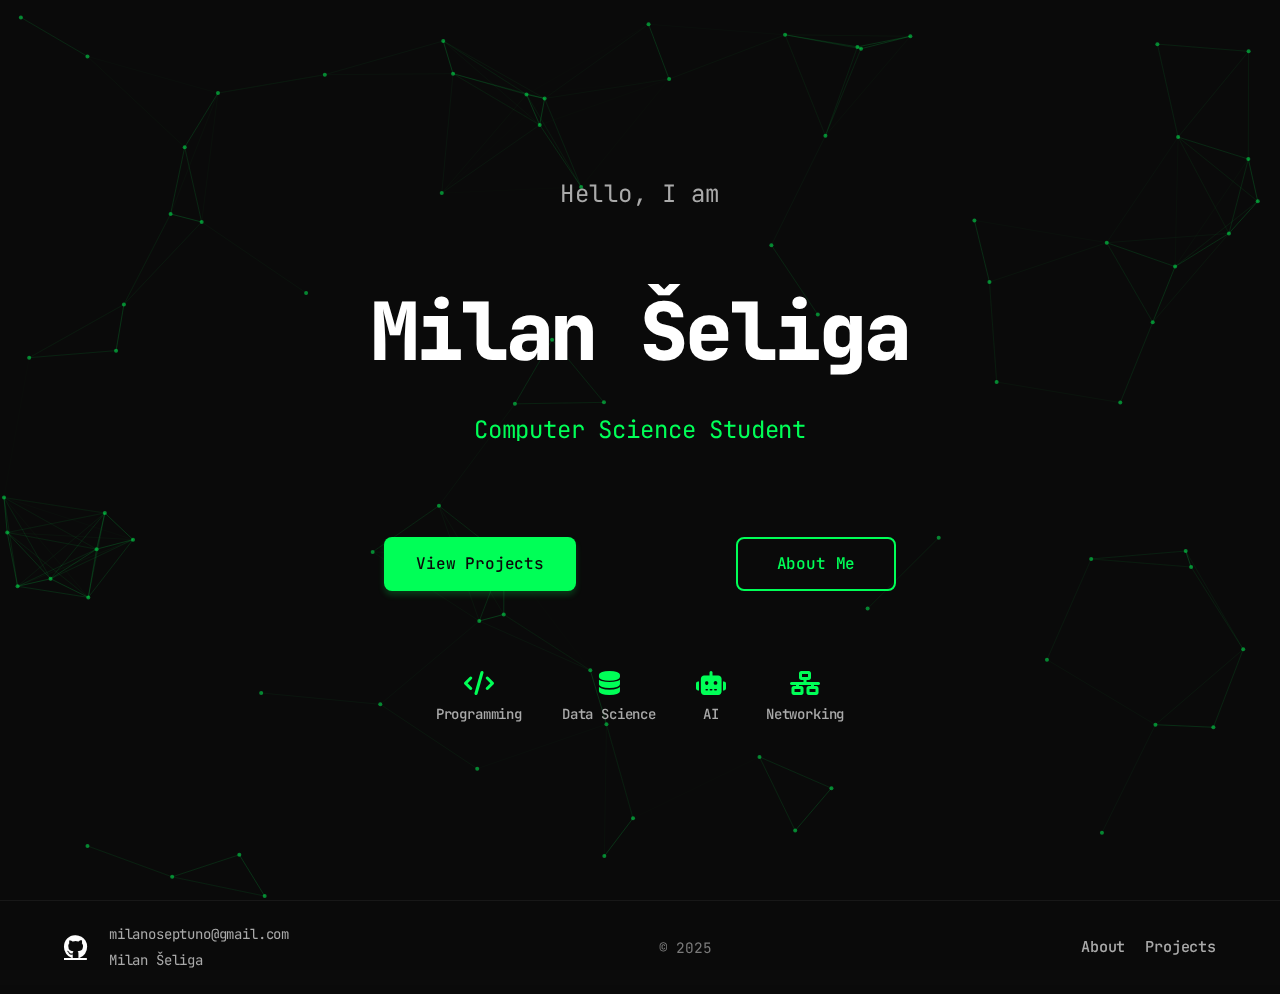
<file: index.html>
<!DOCTYPE html>
<html lang="en">
<head>
  <meta charset="UTF-8">
  <title>Milan Šeliga | Computer Science Student</title>
  <meta name="viewport" content="width=device-width, initial-scale=1.0">
  <!-- Changed to JetBrains Mono font -->
  <link href="https://fonts.googleapis.com/css2?family=JetBrains+Mono:wght@300;400;500;600;700;800&display=swap" rel="stylesheet">
  <!-- Font Awesome for icons -->
  <link rel="stylesheet" href="https://cdnjs.cloudflare.com/ajax/libs/font-awesome/6.4.0/css/all.min.css">
  <link rel="stylesheet" href="styles.css">
  <!-- Inline script to verify JavaScript is running -->
  <script>
    console.log("Inline script running, page is loading");
    window.addEventListener('DOMContentLoaded', function() {
      console.log("DOM fully loaded");
    });
  </script>
</head>
<body class="home-page">
  <!-- Navbar has been removed -->

  <div class="fullscreen-hero">
    <!-- Canvas without debug border -->
    <canvas id="graph-background"></canvas>
    <div class="hero-center-content">
      <div class="animated-text-container">
        <span class="hero-intro">Hello, I am</span>
        <h1 class="hero-name">Milan Šeliga</h1>
        <div class="typewriter">
          <span class="typewriter-text">Computer Science Student</span>
        </div>
      </div>
      <div class="hero-buttons">
        <a href="projects.html" class="btn btn-primary">View Projects</a>
        <a href="about.html" class="btn btn-outline">About Me</a>
      </div>
      <div class="hero-indicators">
        <div class="indicator">
          <i class="fas fa-code"></i>
          <span>Programming</span>
        </div>
        <div class="indicator">
          <i class="fas fa-database"></i>
          <span>Data Science</span>
        </div>
        <div class="indicator">
          <i class="fas fa-robot"></i>
          <span>AI</span>
        </div>
        <div class="indicator">
          <i class="fas fa-network-wired"></i>
          <span>Networking</span>
        </div>
      </div>
    </div>
  </div>

  <footer class="minimal-footer home-footer">
    <div class="container">
      <div class="footer-content">
        <div class="footer-info">
          <div class="footer-contact">
            <a href="https://github.com/filtom2" class="social-icon" target="_blank"><i class="fab fa-github"></i></a>
            <div class="footer-stack">
              <a href="mailto:milanoseptuno@gmail.com" class="footer-text">milanoseptuno@gmail.com</a>
              <span class="footer-text">Milan Šeliga</span>
            </div>
          </div>
        </div>
        <p class="copyright">&copy; 2025</p>
        <div class="footer-links">
          <a href="about.html" class="nav-link">About</a>
          <a href="projects.html" class="nav-link">Projects</a>
        </div>
      </div>
    </div>
  </footer>
  
  <!-- Make sure the script path is correct -->
  <script src="js/graph.js"></script>
  <!-- Matrix effect for button -->
  <script src="js/matrix-button.js"></script>
  <!-- Ripple effect for About Me button -->
  <script src="js/ripple-button.js"></script>
</body>
</html>
</file>
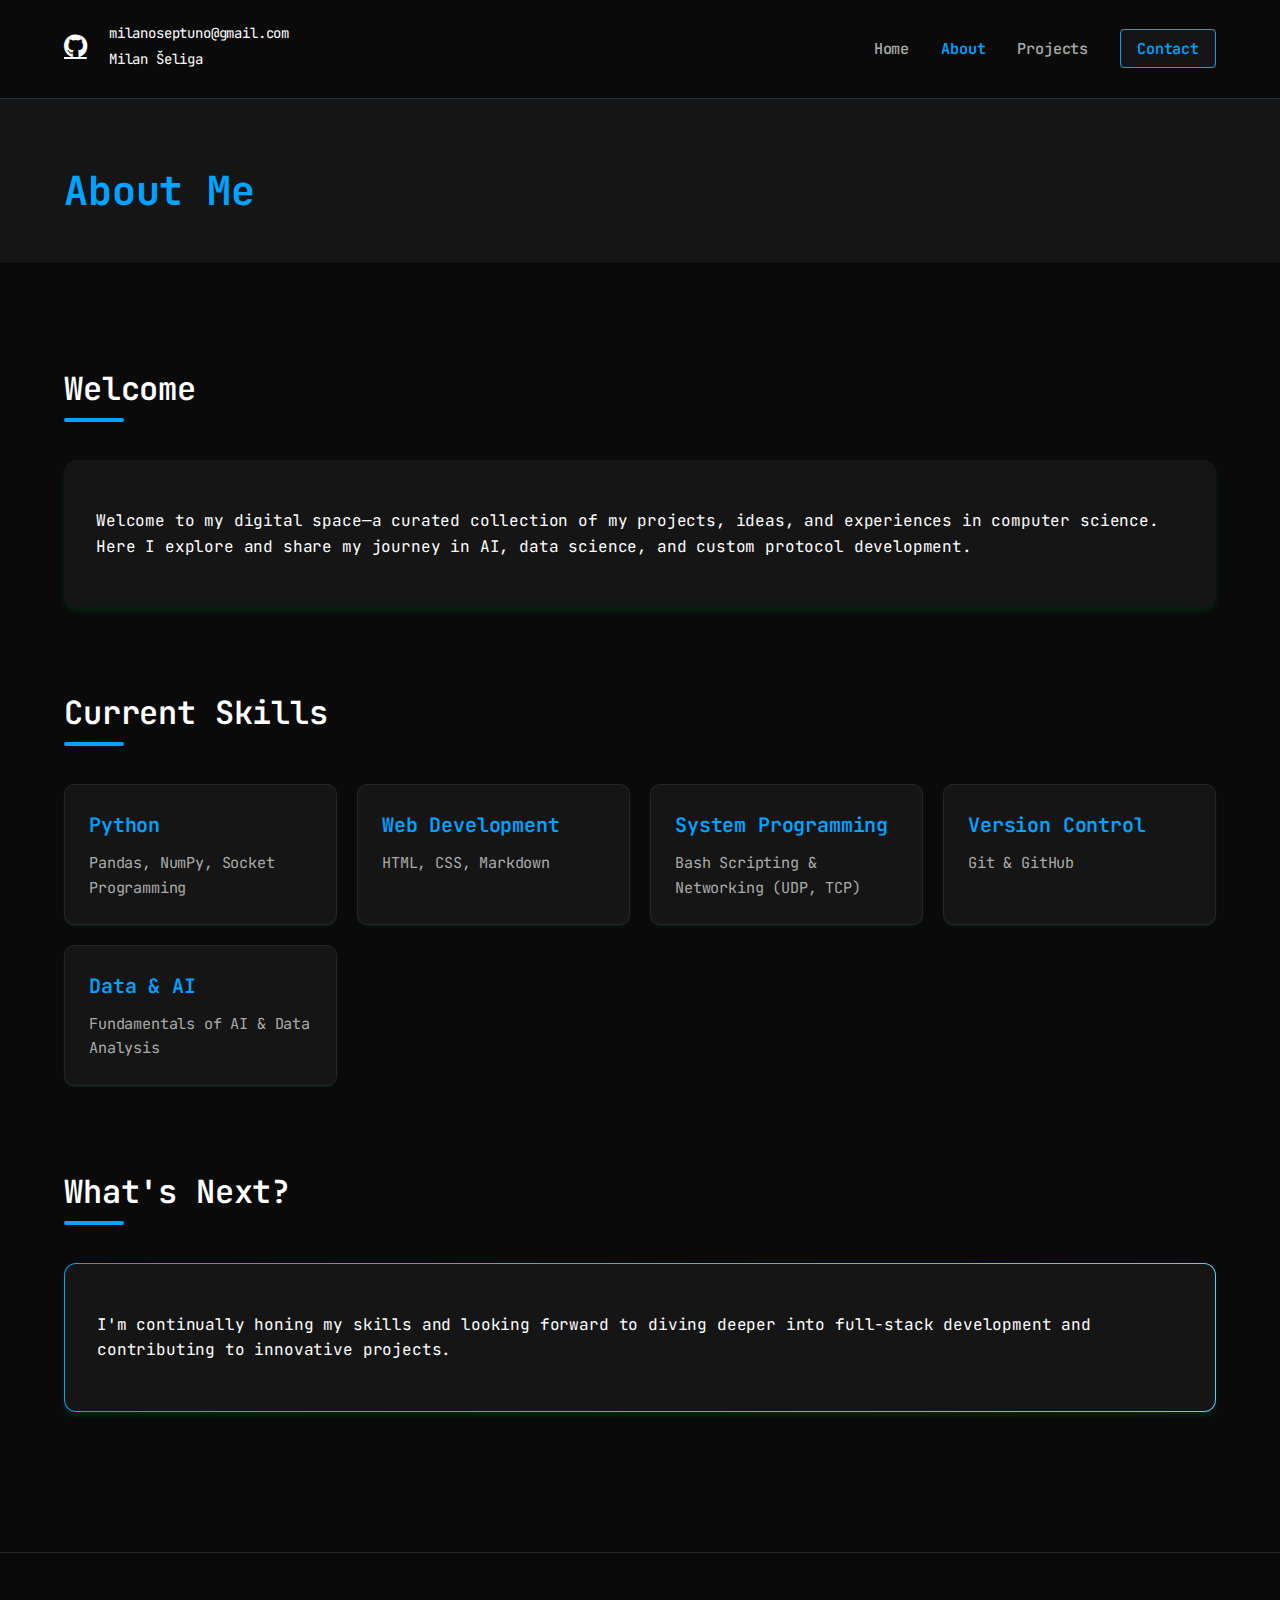
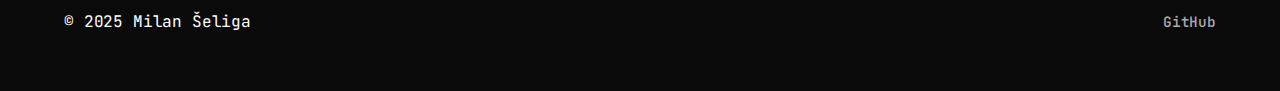
<file: about.html>
<!DOCTYPE html>
<html lang="en">
<head>
  <meta charset="UTF-8">
  <title>About | Milan Šeliga</title>
  <meta name="viewport" content="width=device-width, initial-scale=1.0">
  <!-- Changed to JetBrains Mono font -->
  <link href="https://fonts.googleapis.com/css2?family=JetBrains+Mono:wght@300;400;500;600;700;800&display=swap" rel="stylesheet">
  <!-- Font Awesome for icons -->
  <link rel="stylesheet" href="https://cdnjs.cloudflare.com/ajax/libs/font-awesome/6.4.0/css/all.min.css">
  <link rel="stylesheet" href="styles.css">
  <!-- Matrix Blue Theme -->
  <link rel="stylesheet" href="css/about-blue.css">
  <!-- Removed Game of Life CSS files -->
</head>
<body class="about-page">
  <nav class="navbar">
    <div class="container">
      <div class="header-info">
        <div class="header-contact">
          <a href="https://github.com/filtom2" class="social-icon" target="_blank"><i class="fab fa-github"></i></a>
          <div class="header-stack">
            <a href="mailto:milanoseptuno@gmail.com" class="header-text">milanoseptuno@gmail.com</a>
            <span class="header-text">Milan Šeliga</span>
          </div>
        </div>
      </div>
      <ul class="nav-links">
        <li><a href="index.html">Home</a></li>
        <li><a href="about.html" class="active">About</a></li>
        <li><a href="projects.html">Projects</a></li>
        <li><a href="mailto:milan.seliga@stuba.sk" class="btn-contact">Contact</a></li>
      </ul>
    </div>
  </nav>

  <!-- Removed Game of Life canvas elements -->

  <header class="page-header">
    <div class="container">
      <h1>About Me</h1>
    </div>
  </header>

  <main>
    <div class="container">
      <section class="intro">
        <div class="section-heading">
          <h2>Welcome</h2>
        </div>
        <div class="content-card">
          <p>
            Welcome to my digital space—a curated collection of my projects, ideas, and experiences in computer science.
            Here I explore and share my journey in AI, data science, and custom protocol development.
          </p>
        </div>
      </section>

      <section class="skills">
        <div class="section-heading">
          <h2>Current Skills</h2>
        </div>
        <div class="skills-grid">
          <!-- Removed data attributes from skill cards -->
          <div class="skill-card">
            <h3>Python</h3>
            <p>Pandas, NumPy, Socket Programming</p>
          </div>
          <div class="skill-card">
            <h3>Web Development</h3>
            <p>HTML, CSS, Markdown</p>
          </div>
          <div class="skill-card">
            <h3>System Programming</h3>
            <p>Bash Scripting & Networking (UDP, TCP)</p>
          </div>
          <div class="skill-card">
            <h3>Version Control</h3>
            <p>Git & GitHub</p>
          </div>
          <div class="skill-card">
            <h3>Data & AI</h3>
            <p>Fundamentals of AI & Data Analysis</p>
          </div>
        </div>
      </section>

      <section class="future">
        <div class="section-heading">
          <h2>What's Next?</h2>
        </div>
        <div class="content-card gradient-border">
          <p>
            I'm continually honing my skills and looking forward to diving deeper into full-stack development
            and contributing to innovative projects.
          </p>
        </div>
      </section>
      
      <!-- Removed Timeline Section with Game of Life Evolution -->
    </div>
  </main>

  <footer>
    <div class="container">
      <div class="footer-content">
        <p>&copy; 2025 Milan Šeliga</p>
        <div class="footer-links">
          <a href="https://github.com/filtom2" class="social-link">GitHub</a>
        </div>
      </div>
    </div>
  </footer>

  <!-- Removed Game of Life script references -->
</body>
</html>
</file>
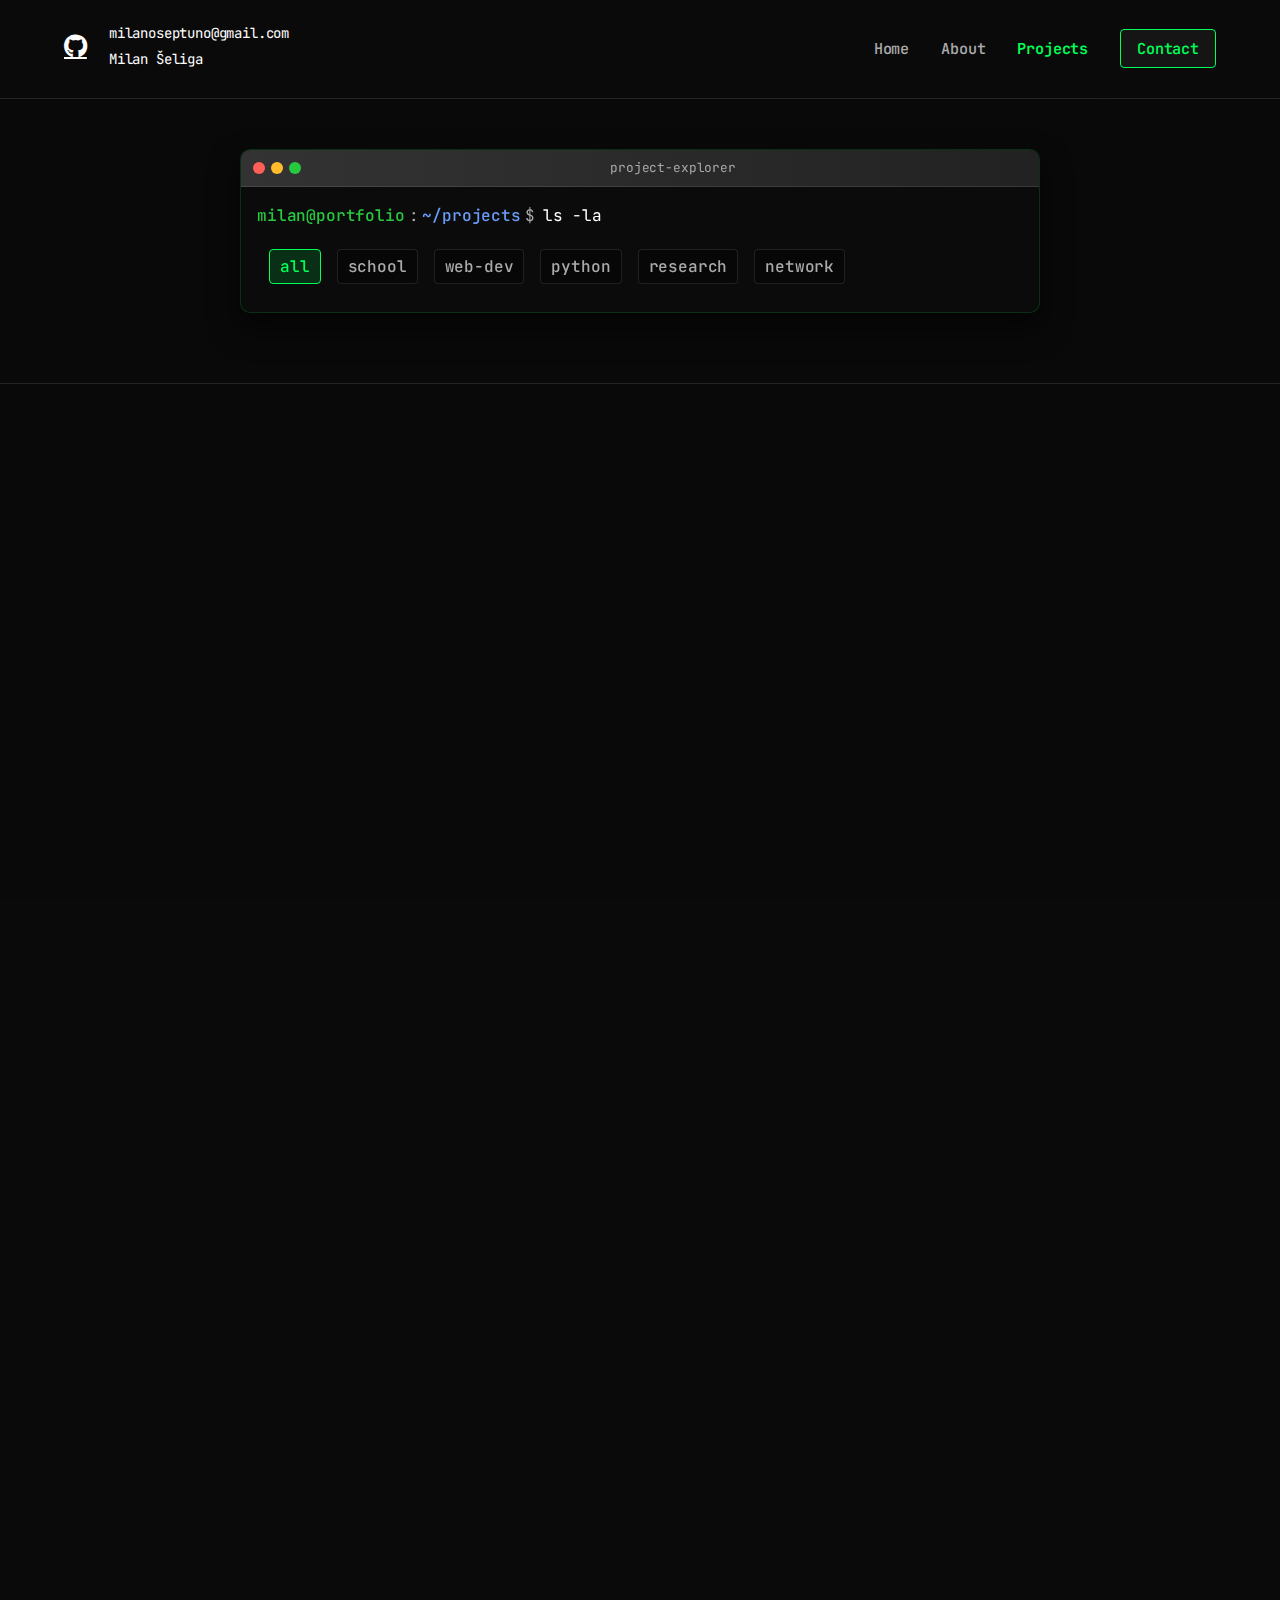
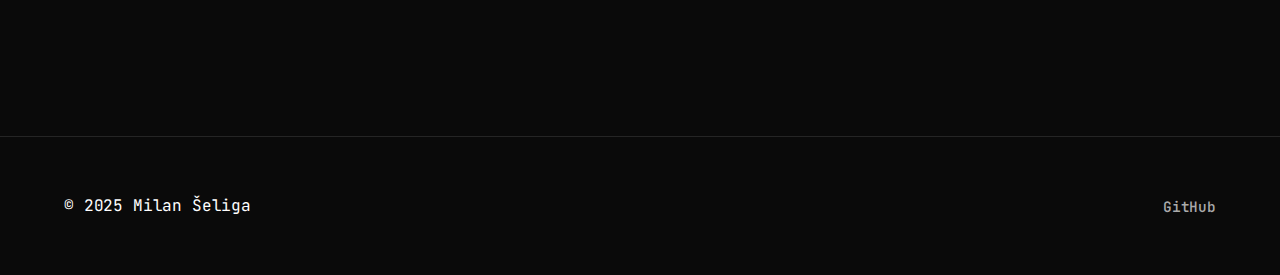
<file: projects.html>
<!DOCTYPE html>
<html lang="en">
<head>
  <meta charset="UTF-8">
  <title>Projects | Milan Šeliga</title>
  <meta name="viewport" content="width=device-width, initial-scale=1.0">
  <!-- Changed to JetBrains Mono font -->
  <link href="https://fonts.googleapis.com/css2?family=JetBrains+Mono:wght@300;400;500;600;700;800&display=swap" rel="stylesheet">
  <!-- Font Awesome for icons -->
  <link rel="stylesheet" href="https://cdnjs.cloudflare.com/ajax/libs/font-awesome/6.4.0/css/all.min.css">
  <link rel="stylesheet" href="styles.css">
  <link rel="stylesheet" href="css/projects.css">
</head>
<body class="projects-page">
  <nav class="navbar">
    <div class="container">
      <div class="header-info">
        <div class="header-contact">
          <a href="https://github.com/filtom2" class="social-icon" target="_blank"><i class="fab fa-github"></i></a>
          <div class="header-stack">
            <a href="mailto:milanoseptuno@gmail.com" class="header-text">milanoseptuno@gmail.com</a>
            <span class="header-text">Milan Šeliga</span>
          </div>
        </div>
      </div>
      <ul class="nav-links">
        <li><a href="index.html">Home</a></li>
        <li><a href="about.html">About</a></li>
        <li><a href="projects.html" class="active">Projects</a></li>
        <li><a href="mailto:milan.seliga@stuba.sk" class="btn-contact">Contact</a></li>
      </ul>
    </div>
  </nav>

  <header class="page-header">
    <div class="container">
      <!-- Terminal moved to header in place of the heading -->
      <div class="terminal-container header-terminal">
        <div class="terminal-header">
          <span class="terminal-btn red"></span>
          <span class="terminal-btn yellow"></span>
          <span class="terminal-btn green"></span>
          <span class="terminal-title">project-explorer</span>
        </div>
        <div class="terminal-body">
          <div class="terminal-prompt">
            <span class="prompt-user">milan@portfolio</span>
            <span class="prompt-separator">:</span>
            <span class="prompt-path">~/projects</span>
            <span class="prompt-dollar">$</span>
            <span class="prompt-command">ls -la</span>
            <span class="prompt-cursor"></span>
          </div>
          <div class="category-list">
            <div class="terminal-output">
              <div class="terminal-line">
                <span class="category-item active" data-category="all">all</span>
                <span class="category-item" data-category="school">school</span>
                <span class="category-item" data-category="web">web-dev</span>
                <span class="category-item" data-category="python">python</span>
                <span class="category-item" data-category="research">research</span>
                <span class="category-item" data-category="network">network</span>
              </div>
            </div>
          </div>
        </div>
      </div>
    </div>
  </header>

  <main>
    <div class="container">
      <!-- Project Grid -->
      <div class="project-grid">
        <!-- School Projects -->
        <div class="project-card" data-categories="school network">
          <div class="card-glow"></div>
          <div class="card-content">
            <div class="card-header">
              <h3>Network Protocol Implementation</h3>
              <div class="card-tags">
                <span class="tag">PKS</span>
                <span class="tag">Python</span>
              </div>
            </div>
            <p>Custom implementation of network protocols with packet analysis features.</p>
            <div class="card-footer">
              <span class="card-date">2024</span>
              <div class="card-links">
                <a href="#" class="card-link"><i class="fas fa-code"></i></a>
                <a href="#" class="card-link"><i class="fas fa-external-link-alt"></i></a>
              </div>
            </div>
          </div>
        </div>
        
        <div class="project-card" data-categories="school network">
          <div class="card-glow"></div>
          <div class="card-content">
            <div class="card-header">
              <h3>Packet Analyzer</h3>
              <div class="card-tags">
                <span class="tag">PKS</span>
                <span class="tag">C++</span>
              </div>
            </div>
            <p>Tool for analyzing network traffic and detecting patterns in packet streams.</p>
            <div class="card-footer">
              <span class="card-date">2023</span>
              <div class="card-links">
                <a href="#" class="card-link"><i class="fas fa-code"></i></a>
                <a href="#" class="card-link"><i class="fas fa-external-link-alt"></i></a>
              </div>
            </div>
          </div>
        </div>
        
        <div class="project-card" data-categories="school network">
          <div class="card-glow"></div>
          <div class="card-content">
            <div class="card-header">
              <h3>Socket Programming</h3>
              <div class="card-tags">
                <span class="tag">PSIP</span>
                <span class="tag">Python</span>
              </div>
            </div>
            <p>Implementation of network sockets for real-time communication between systems.</p>
            <div class="card-footer">
              <span class="card-date">2023</span>
              <div class="card-links">
                <a href="#" class="card-link"><i class="fas fa-code"></i></a>
              </div>
            </div>
          </div>
        </div>
        
        <div class="project-card" data-categories="school network">
          <div class="card-glow"></div>
          <div class="card-content">
            <div class="card-header">
              <h3>HTTP Server Implementation</h3>
              <div class="card-tags">
                <span class="tag">PSIP</span>
                <span class="tag">Java</span>
              </div>
            </div>
            <p>A custom HTTP server built from scratch with support for REST endpoints.</p>
            <div class="card-footer">
              <span class="card-date">2023</span>
              <div class="card-links">
                <a href="#" class="card-link"><i class="fas fa-code"></i></a>
                <a href="#" class="card-link"><i class="fas fa-external-link-alt"></i></a>
              </div>
            </div>
          </div>
        </div>
        
        <div class="project-card" data-categories="school">
          <div class="card-glow"></div>
          <div class="card-content">
            <div class="card-header">
              <h3>Sorting Algorithms</h3>
              <div class="card-tags">
                <span class="tag">DSA</span>
                <span class="tag">Java</span>
              </div>
            </div>
            <p>Implementation and visualization of different sorting algorithms with complexity analysis.</p>
            <div class="card-footer">
              <span class="card-date">2022</span>
              <div class="card-links">
                <a href="#" class="card-link"><i class="fas fa-code"></i></a>
              </div>
            </div>
          </div>
        </div>
        
        <div class="project-card" data-categories="school">
          <div class="card-glow"></div>
          <div class="card-content">
            <div class="card-header">
              <h3>Graph Algorithms</h3>
              <div class="card-tags">
                <span class="tag">DSA</span>
                <span class="tag">Python</span>
              </div>
            </div>
            <p>Implementation of graph traversal and shortest path algorithms with interactive demo.</p>
            <div class="card-footer">
              <span class="card-date">2022</span>
              <div class="card-links">
                <a href="#" class="card-link"><i class="fas fa-code"></i></a>
              </div>
            </div>
          </div>
        </div>
        
        <!-- Web Projects -->
        <div class="project-card" data-categories="web">
          <div class="card-glow"></div>
          <div class="card-content">
            <div class="card-header">
              <h3>Personal Portfolio Website</h3>
              <div class="card-tags">
                <span class="tag">HTML</span>
                <span class="tag">CSS</span>
                <span class="tag">JavaScript</span>
              </div>
            </div>
            <p>This website - a modern, matrix-inspired developer portfolio with interactive elements.</p>
            <div class="card-footer">
              <span class="card-date">2024</span>
              <div class="card-links">
                <a href="#" class="card-link"><i class="fas fa-code"></i></a>
                <a href="#" class="card-link"><i class="fas fa-external-link-alt"></i></a>
              </div>
            </div>
          </div>
        </div>
        
        <!-- Python Projects -->
        <div class="project-card" data-categories="python">
          <div class="card-glow"></div>
          <div class="card-content">
            <div class="card-header">
              <h3>Data Analysis Scripts</h3>
              <div class="card-tags">
                <span class="tag">Python</span>
                <span class="tag">Pandas</span>
                <span class="tag">Data</span>
              </div>
            </div>
            <p>Collection of data analysis utilities for processing and visualizing large datasets.</p>
            <div class="card-footer">
              <span class="card-date">2023</span>
              <div class="card-links">
                <a href="#" class="card-link"><i class="fas fa-code"></i></a>
              </div>
            </div>
          </div>
        </div>
        
        <div class="project-card" data-categories="python">
          <div class="card-glow"></div>
          <div class="card-content">
            <div class="card-header">
              <h3>Automation Tools</h3>
              <div class="card-tags">
                <span class="tag">Python</span>
                <span class="tag">Automation</span>
              </div>
            </div>
            <p>Scripts for automating repetitive tasks and enhancing workflow productivity.</p>
            <div class="card-footer">
              <span class="card-date">2023</span>
              <div class="card-links">
                <a href="#" class="card-link"><i class="fas fa-code"></i></a>
              </div>
            </div>
          </div>
        </div>
        
        <!-- Research Projects -->
        <div class="project-card" data-categories="research">
          <div class="card-glow"></div>
          <div class="card-content">
            <div class="card-header">
              <h3>AI Algorithm Research</h3>
              <div class="card-tags">
                <span class="tag">Python</span>
                <span class="tag">AI</span>
                <span class="tag">Research</span>
              </div>
            </div>
            <p>Research on optimization techniques for machine learning algorithms in resource-constrained environments.</p>
            <div class="card-footer">
              <span class="card-date">2024</span>
              <div class="card-links">
                <a href="#" class="card-link"><i class="fas fa-file-alt"></i></a>
                <a href="#" class="card-link"><i class="fas fa-external-link-alt"></i></a>
              </div>
            </div>
          </div>
        </div>
        
        <div class="project-card" data-categories="research network">
          <div class="card-glow"></div>
          <div class="card-content">
            <div class="card-header">
              <h3>Network Security Analysis</h3>
              <div class="card-tags">
                <span class="tag">Security</span>
                <span class="tag">Python</span>
                <span class="tag">Research</span>
              </div>
            </div>
            <p>Comprehensive analysis of network security vulnerabilities and mitigation strategies.</p>
            <div class="card-footer">
              <span class="card-date">2023</span>
              <div class="card-links">
                <a href="#" class="card-link"><i class="fas fa-file-alt"></i></a>
              </div>
            </div>
          </div>
        </div>
      </div>

      <!-- Matrix Canvas Background -->
      <canvas id="matrix-background" class="project-matrix-bg"></canvas>
    </div>
  </main>

  <footer>
    <div class="container">
      <div class="footer-content">
        <p>&copy; 2025 Milan Šeliga</p>
        <div class="footer-links">
          <a href="https://github.com/filtom2" class="social-link">GitHub</a>
        </div>
      </div>
    </div>
  </footer>

  <!-- JavaScript for projects page functionality -->
  <script src="js/projects.js"></script>
</body>
</html>
</file>
<file: styles.css>
/* Modern styling with JetBrains Mono as the primary font */
:root {
  --color-bg: #0A0A0A;
  --color-bg-secondary: #151515;
  --color-text: #FFFFFF;
  --color-text-light: #AAAAAA;
  --color-primary: #00FF57;
  --color-secondary: #00CC45;
  --color-accent: rgba(0, 255, 87, 0.15);
  --color-border: #252525;
  --shadow-sm: 0 1px 2px rgba(0, 255, 87, 0.1);
  --shadow-md: 0 4px 6px rgba(0, 255, 87, 0.1);
  --shadow-lg: 0 10px 15px rgba(0, 255, 87, 0.1);
  --font-primary: 'JetBrains Mono', monospace;
}

* {
  box-sizing: border-box;
}

body {
  font-family: var(--font-primary);
  margin: 0;
  padding: 0;
  background-color: var(--color-bg);
  color: var(--color-text);
  line-height: 1.6;
  font-weight: 400;
  font-size: 16px;
  letter-spacing: -0.01em; /* JetBrains Mono looks better with slightly tighter letter spacing */
}

.container {
  width: 100%;
  max-width: 1200px;
  margin: 0 auto;
  padding: 0 24px;
}

/* Modern navigation styling */
.navbar {
  padding: 20px 0;
  border-bottom: 1px solid var(--color-border);
  position: sticky;
  top: 0;
  background-color: var(--color-bg);
  z-index: 1000;
  backdrop-filter: blur(5px);
}

/* Header info with GitHub icon and email */
.header-info {
  display: flex;
  flex-direction: column;
  align-items: flex-start;
}

.header-contact {
  display: flex;
  align-items: center;
  margin-bottom: 5px;
}

.social-icon {
  font-size: 1.5rem;
  display: flex;
  align-items: center;
  margin-right: 12px;
  transition: color 0.2s ease;
  color: var(--color-text);
}

.social-icon:hover {
  color: var(--color-primary);
}

.header-email {
  font-family: var(--font-primary);
  font-weight: 500;
  font-size: 0.85rem;
  letter-spacing: -0.01em;
  color: var(--color-text-light);
  text-decoration: none;
  transition: color 0.2s ease;
}

.header-email:hover {
  color: var(--color-primary);
}

.navbar .container {
  display: flex;
  justify-content: space-between;
  align-items: center;
}

.logo {
  font-size: 1.25rem;
  font-weight: 600;
  color: var(--color-text);
}

.nav-links {
  list-style: none;
  display: flex;
  gap: 2rem;
  margin: 0;
  padding: 0;
  align-items: center;
}

.nav-links li a {
  text-decoration: none;
  color: var(--color-text-light);
  font-weight: 500;
  font-size: 0.95rem;
  transition: all 0.2s ease;
}

.nav-links li a:hover {
  color: var(--color-primary);
}

/* Active navigation link styling */
.nav-links li a.active {
  color: var(--color-primary);
  font-weight: 600;
}

.btn-contact {
  padding: 8px 16px;
  border-radius: 4px;
  background-color: var(--color-bg-secondary);
  color: var(--color-primary) !important;
  transition: all 0.2s ease;
  border: 1px solid var(--color-primary);
}

.btn-contact:hover {
  background-color: var(--color-primary);
  color: var(--color-bg) !important;
}

/* Hero section with interactive graph background */
.hero {
  padding: 100px 0 80px;
  position: relative;
  overflow: hidden;
  background-color: var(--color-bg);
}

/* Canvas styling for graph background */
#graph-background {
  position: absolute;
  top: 0;
  left: 0;
  width: 100%;
  height: 100%;
  z-index: 0;
  background-color: var(--color-bg); /* Dark background */
  border: none; /* Remove any border */
}

.hero-content {
  position: relative;
  z-index: 1;
  max-width: 800px;
  margin: 0 auto;
  text-align: center;
}

.hero h1 {
  font-size: 3.5rem;
  font-weight: 700;
  margin-bottom: 24px;
  letter-spacing: -0.03em;
  line-height: 1.2;
  color: var(--color-text);
}

.subtitle {
  font-size: 1.25rem;
  color: var(--color-text-light);
  font-weight: 400;
  max-width: 600px;
  margin: 0 auto;
}

/* Main content sections */
main {
  padding: 60px 0;
}

section {
  margin-bottom: 80px;
}

.section-heading {
  margin-bottom: 30px;
  position: relative;
}

section h2 {
  font-size: 2rem;
  font-weight: 600;
  color: var(--color-text);
  margin: 0 0 16px;
  position: relative;
  display: inline-block;
}

section h2::after {
  content: '';
  position: absolute;
  bottom: -8px;
  left: 0;
  width: 60px;
  height: 4px;
  background-color: var(--color-primary);
  border-radius: 2px;
}

/* Card styling */
.content-card {
  background-color: var(--color-bg-secondary);
  border-radius: 12px;
  padding: 32px;
  box-shadow: var(--shadow-md);
  transition: transform 0.2s, box-shadow 0.2s;
}

.content-card:hover {
  transform: translateY(-4px);
  box-shadow: var(--shadow-lg);
}

.gradient-border {
  position: relative;
  border: 1px solid transparent;
  background-clip: padding-box;
}

.gradient-border::before {
  content: '';
  position: absolute;
  top: 0;
  right: 0;
  bottom: 0;
  left: 0;
  margin: -1px;
  border-radius: inherit;
  background: linear-gradient(to right, var(--color-primary), #4aff91);
  z-index: -1;
}

/* Skills grid */
.skills-grid {
  display: grid;
  grid-template-columns: repeat(auto-fill, minmax(250px, 1fr));
  gap: 20px;
}

.skill-card {
  background-color: var(--color-bg-secondary);
  border-radius: 10px;
  padding: 24px;
  box-shadow: var(--shadow-sm);
  transition: transform 0.2s, box-shadow 0.2s;
  border: 1px solid var(--color-border);
}

.skill-card:hover {
  transform: translateY(-4px);
  box-shadow: var(--shadow-md);
  border-color: var(--color-primary);
}

.skill-card h3 {
  font-size: 1.25rem;
  margin: 0 0 10px;
  color: var(--color-primary);
  font-weight: 600;
}

.skill-card p {
  margin: 0;
  color: var(--color-text-light);
  font-size: 0.95rem;
}

/* Footer styling */
footer {
  padding: 40px 0;
  border-top: 1px solid var(--color-border);
  background-color: var(--color-bg);
}

.footer-content {
  display: flex;
  justify-content: space-between;
  align-items: center;
}

.footer-links {
  display: flex;
  gap: 20px;
}

.social-link {
  color: var(--color-text-light);
  text-decoration: none;
  font-size: 0.9rem;
  font-weight: 500;
  transition: color 0.2s;
}

.social-link:hover {
  color: var(--color-primary);
}

/* Enhanced footer for home page without navbar */
.home-footer {
  padding: 25px 0;
  background-color: rgba(15, 15, 15, 0.7);
  backdrop-filter: blur(10px);
  -webkit-backdrop-filter: blur(10px);
  border-top: 1px solid rgba(70, 70, 70, 0.3);
}

.home-footer .footer-content {
  display: flex;
  justify-content: space-between;
  align-items: center;
}

.footer-info {
  display: flex;
  flex-direction: column;
  align-items: flex-start;
}

.footer-contact {
  display: flex;
  align-items: center;
}

.footer-stack {
  display: flex;
  flex-direction: column;
  margin-left: 10px;
}

.footer-text {
  font-size: 14px;
  font-weight: 400;
  color: var(--color-text-light);
  text-decoration: none;
  margin: 2px 0;
  transition: color 0.2s ease;
}

.footer-text:hover {
  color: var(--color-primary);
}

.home-footer .copyright {
  color: var(--color-text-light);
  font-size: 0.9rem;
  opacity: 0.7;
}

.home-footer .footer-links {
  display: flex;
  gap: 20px;
}

.nav-link {
  color: var(--color-text-light);
  text-decoration: none;
  font-weight: 500;
  font-size: 0.95rem;
  transition: color 0.2s ease;
}

.nav-link:hover {
  color: var(--color-primary);
}

/* Responsive adjustments for enhanced footer */
@media (max-width: 768px) {
  .home-footer .footer-content {
    flex-direction: column;
    gap: 15px;
    text-align: center;
  }
  
  .footer-info {
    align-items: center;
  }

  .home-footer .copyright {
    order: 3;
  }
}

/* Responsive styles */
@media (max-width: 768px) {
  .hero h1 {
    font-size: 2.5rem;
  }
  
  .skills-grid {
    grid-template-columns: 1fr;
  }
  
  .footer-content {
    flex-direction: column;
    gap: 20px;
    text-align: center;
  }
  
  .nav-links {
    gap: 1rem;
  }
  
  .header-info {
    align-items: center;
  }
}

@media (max-width: 480px) {
  .navbar .container {
    flex-direction: column;
    gap: 16px;
  }
  
  .hero {
    padding: 60px 0 50px;
  }
  
  .header-contact {
    margin-bottom: 10px;
  }
}

/* Add these styles to your existing CSS file */
.header-stack {
  display: flex;
  flex-direction: column;
  margin-left: 10px;
}

.header-text {
  font-size: 14px;
  font-weight: 400;
  color: var(--color-text);
  text-decoration: none;
  margin: 2px 0;
}

.header-text:hover {
  color: var(--color-primary);
}

.header-contact {
  display: flex;
  align-items: center;
}

/* Page header for inner pages like About */
.page-header {
  background-color: var(--color-bg-secondary);
  padding: 60px 0 40px;
  margin-bottom: 40px;
}

.page-header h1 {
  font-size: 2.5rem;
  font-weight: 700;
  color: var(--color-primary);
  margin: 0;
}

/* Enhanced homepage styles */
.home-page {
  overflow-x: hidden;
}

.navbar.transparent {
  background-color: rgba(10, 10, 10, 0.8);
  backdrop-filter: blur(10px);
  -webkit-backdrop-filter: blur(10px);
}

.fullscreen-hero {
  height: 100vh;
  width: 100%;
  display: flex;
  flex-direction: column;
  align-items: center;
  justify-content: center;
  position: relative;
  padding: 0;
  margin: 0;
  position: relative;
  overflow: hidden;
}

.hero-center-content {
  z-index: 10;
  text-align: center;
  padding: 2rem;
  max-width: 800px;
  display: flex;
  flex-direction: column;
  align-items: center;
}

.animated-text-container {
  margin-bottom: 2rem;
}

.hero-name {
  font-size: 5rem;
  font-weight: 800;
  margin-bottom: 0.5rem;
  letter-spacing: -0.04em;
  color: var(--color-text);
  animation: fadeInUp 1s ease-out;
}

.typewriter {
  height: 30px;
  overflow: hidden;
  margin: 1rem 0 2rem;
}

.typewriter-text {
  color: var(--color-primary);
  font-size: 1.5rem;
  font-weight: 400;
  position: relative;
  display: inline-block;
  overflow: hidden;
  white-space: nowrap;
  animation: typing 3.5s steps(40, end);
}

.hero-buttons {
  display: flex;
  gap: 6rem; /* Significantly increased gap between buttons */
  justify-content: center;
  margin: 2rem 0;
  animation: fadeIn 2s ease-out;
  width: 100%;
  max-width: 800px; /* Increased max-width for better spacing */
}

.btn {
  padding: 12px 32px; /* Wider buttons */
  border-radius: 8px;
  font-weight: 500;
  font-size: 1rem;
  text-decoration: none;
  transition: all 0.3s ease;
  display: inline-flex;
  align-items: center;
  justify-content: center;
  min-width: 160px; /* Ensure minimum width for better spacing */
}

.btn-primary {
  background-color: var(--color-primary);
  color: var(--color-bg);
  box-shadow: 0 4px 6px rgba(0, 255, 87, 0.2);
  position: relative;
  overflow: hidden;
  z-index: 10;
  margin-right: 2rem; /* Increased margin to push further left */
}

.btn-primary:hover {
  background-color: var(--color-secondary);
  transform: translateY(-2px);
  box-shadow: 0 6px 12px rgba(0, 255, 87, 0.25);
}

.btn-outline {
  border: 2px solid var(--color-primary);
  color: var(--color-primary);
  background-color: transparent;
  margin-left: 2rem; /* Increased margin to push further right */
}

.btn-outline:hover {
  background-color: var(--color-accent);
  transform: translateY(-2px);
}

.hero-indicators {
  display: flex;
  gap: 2.5rem;
  margin-top: 3rem;
  animation: fadeInUp 1.5s ease-out 0.5s backwards;
}

.indicator {
  display: flex;
  flex-direction: column;
  align-items: center;
  gap: 0.5rem;
}

.indicator i {
  font-size: 1.5rem;
  color: var(--color-primary);
}

.indicator span {
  font-size: 0.875rem;
  font-weight: 500;
  color: var(--color-text-light);
}

.scroll-indicator {
  position: absolute;
  bottom: 2rem;
  left: 50%;
  transform: translateX(-50%);
  display: flex;
  flex-direction: column;
  align-items: center;
  gap: 0.5rem;
  color: var(--color-text-light);
  font-size: 0.875rem;
  animation: bounce 2s infinite;
}

.scroll-indicator i {
  font-size: 1rem;
}

.minimal-footer {
  padding: 20px 0;
  background-color: transparent;
  border-top: 1px solid rgba(37, 37, 37, 0.5);
}

/* Animations */
@keyframes fadeInUp {
  from {
    opacity: 0;
    transform: translateY(20px);
  }
  to {
    opacity: 1;
    transform: translateY(0);
  }
}

@keyframes fadeIn {
  from {
    opacity: 0;
  }
  to {
    opacity: 1;
  }
}

@keyframes typing {
  from { width: 0 }
  to { width: 100% }
}

@keyframes bounce {
  0%, 20%, 50%, 80%, 100% {
    transform: translateY(0);
  }
  40% {
    transform: translateY(-10px);
  }
  60% {
    transform: translateY(-5px);
  }
}

/* Responsive adjustments */
@media (max-width: 768px) {
  .hero-name {
    font-size: 3.5rem;
  }
  
  .typewriter-text {
    font-size: 1.25rem;
  }
  
  .hero-indicators {
    gap: 1.5rem;
  }
  
  .hero-buttons {
    flex-direction: column;
    width: 100%;
    max-width: 300px;
    gap: 1.5rem; /* Reduced gap for mobile view since buttons are stacked */
  }
  
  .btn-primary, .btn-outline {
    margin: 0; /* Remove side margins on mobile */
  }
}

@media (max-width: 480px) {
  .hero-name {
    font-size: 2.5rem;
  }
  
  .hero-indicators {
    flex-direction: column;
    gap: 1rem;
  }
}

/* File System Explorer Styles */
.file-explorer {
  font-family: var(--font-primary);
  padding: 10px 0;
}

.folder-item, .file-item {
  margin: 4px 0;
  transition: all 0.2s ease;
  border-radius: 4px;
}

.folder-header {
  display: flex;
  align-items: center;
  padding: 8px 12px;
  cursor: pointer;
  border-radius: 4px;
  transition: background-color 0.2s ease;
}

.folder-header:hover {
  background-color: var(--color-accent);
}

.folder-icon, .folder-icon-open {
  color: var(--color-primary);
  margin-right: 10px;
  font-size: 1.1rem;
  width: 20px;
  text-align: center;
}

.folder-name {
  flex-grow: 1;
  font-weight: 500;
  color: var(--color-text);
  font-size: 0.85rem;
  letter-spacing: 0;
  text-transform: uppercase;
}

.folder-arrow {
  color: var(--color-text-light);
  font-size: 0.8rem;
  transition: transform 0.3s ease;
}

.folder-header.open .folder-arrow {
  transform: rotate(90deg);
}

.folder-content {
  padding-left: 24px;
  overflow: hidden;
  max-height: 0;
  transition: max-height 0.3s ease;
}

.folder-content.open {
  max-height: 1000px; /* Adjust as needed */
}

.nested {
  border-left: 2px solid var(--color-border);
  margin-left: 10px;
  padding-left: 10px;
}

.file-item {
  display: flex;
  align-items: center;
  padding: 8px 12px;
  cursor: pointer;
  border-radius: 4px;
}

.file-item:hover {
  background-color: var(--color-accent);
}

.file-item i {
  color: var(--color-text-light);
  margin-right: 10px;
  width: 20px;
  text-align: center;
}

/* Different file type icons */
.fa-file-code {
  color: var(--color-primary);
}

.fa-file-alt {
  color: #AAAAAA;
}

.fa-file-image {
  color: #4aff91;
}

/* Project Explorer Page Specific Styles */
.projects-page .section-heading {
  text-align: left;
}

.left-aligned-container {
  display: flex;
  flex-direction: column;
  align-items: flex-start;
}

.file-explorer-card {
  width: 100%;
  max-width: 800px;
  align-self: flex-start;
  margin-left: 0;
}

/* Contemporary File System Explorer Styles with JetBrains Mono */
.file-explorer {
  font-family: var(--font-primary);
  padding: 10px 0;
  width: 100%;
}

.folder-item, .file-item {
  margin: 6px 0;
  transition: all 0.2s ease;
  border-radius: 2px; /* More angular corners */
}

.folder-header {
  display: flex;
  align-items: center;
  padding: 8px 12px;
  cursor: pointer;
  border-radius: 2px; /* More angular corners */
  transition: background-color 0.2s ease;
}

.folder-header:hover {
  background-color: var(--color-accent);
}

.folder-icon, .folder-icon-open {
  color: var (--color-primary);
  margin-right: 10px;
  font-size: 1rem;
  width: 20px;
  text-align: center;
}

.folder-name {
  flex-grow: 1;
  font-weight: 500;
  color: var(--color-text);
  font-size: 0.85rem;
  letter-spacing: 0;
  text-transform: uppercase;
}

.folder-arrow {
  color: var(--color-text-light);
  font-size: 0.8rem;
  transition: transform 0.3s ease;
}

.folder-header.open .folder-arrow {
  transform: rotate(90deg);
}

.folder-content {
  padding-left: 24px;
  overflow: hidden;
  display: none;
}

.folder-content.open {
  display: block;
}

.nested {
  border-left: 2px solid var(--color-border);
  margin-left: 10px;
  padding-left: 10px;
}

.file-item {
  display: flex;
  align-items: center;
  padding: 8px 12px;
  cursor: pointer;
  border-radius: 2px;
  font-size: 0.85rem;
  color: var(--color-text);
}

.file-item:hover {
  background-color: var(--color-accent);
}

.file-item i {
  color: var(--color-primary);
  margin-right: 10px;
  width: 20px;
  text-align: center;
}

/* Section heading for projects page */
.projects-page section h2 {
  font-family: var(--font-primary);
  text-transform: uppercase;
  letter-spacing: 0.02em;
  font-size: 1.5rem;
}

/* More edged page header for project explorer */
.projects-page .page-header h1 {
  font-family: var(--font-primary);
  text-transform: uppercase;
  letter-spacing: 0.02em;
}

/* Responsive adjustments for project explorer */
@media (max-width: 768px) {
  .file-explorer-card {
    max-width: 100%;
  }
  
  .folder-name {
    font-size: 0.8rem;
  }
}

/* Matrix button effect styles - more subtle */
.matrix-effect {
  opacity: 0.4; /* Reduced opacity */
  pointer-events: none;
  transition: opacity 0.3s ease;
  border-radius: 0; /* Remove circular shape */
  background-color: transparent; 
  filter: blur(0.8px); /* Slightly more blur for subtlety */
}

.btn-primary.matrix-active {
  transform: translateY(-1px); /* Less movement */
  box-shadow: 0 0 10px rgba(0, 255, 87, 0.4); /* Much softer glow */
  text-shadow: none; /* Remove text shadow for subtlety */
  transition: all 0.4s ease;
  z-index: 10;
}

/* Replace spinning animation with a subtle pulse */
.btn-primary.matrix-active::before {
  content: '';
  position: absolute;
  top: -6px;
  left: -6px;
  right: -6px;
  bottom: -6px;
  border-radius: 8px;
  border: 1px solid rgba(0, 255, 87, 0.3); /* Subtle border instead of gradient */
  z-index: -1;
  opacity: 0.5;
  animation: subtlePulse 3s ease-in-out infinite; /* Slow, gentle pulse */
}

/* New subtle pulse animation */
@keyframes subtlePulse {
  0% {
    opacity: 0.2;
    transform: scale(1);
  }
  50% {
    opacity: 0.4;
    transform: scale(1.03);
  }
  100% {
    opacity: 0.2;
    transform: scale(1);
  }
}

/* Remove the old spinning animation */
@keyframes matrixBorder {
  0% {
    transform: rotate(0deg);
  }
  100% {
    transform: rotate(360deg);
  }
}

/* Responsive adjustments */
@media (max-width: 768px) {
  .file-explorer-card {
    max-width: 100%;
  }
  
  .folder-name {
    font-size: 0.8rem;
  }
}

/* ...existing code... */

.hero-intro {
  display: block;
  font-size: 1.5rem;
  color: var(--color-text-light);
  margin-bottom: 0.5rem;
  font-weight: 400;
  animation: fadeIn 1s ease-out;
  letter-spacing: 0.02em;
}

/* ...existing code... */

/* Ripple effect styles for About Me button */
.ripple-effect {
  opacity: 0.5; /* Slightly increased base opacity */
  pointer-events: none;
  transition: opacity 0.5s ease; /* Smoother transition */
  border-radius: 0;
  background-color: transparent;
  filter: blur(1.5px); /* Increased blur for smoother edges */
}

.btn-outline.ripple-active {
  transform: translateY(-1px);
  box-shadow: 0 0 15px rgba(0, 163, 255, 0.5); /* Larger, softer glow */
  border-color: rgba(0, 163, 255, 0.8);
  color: #00A3FF;
  transition: all 0.4s ease;
  z-index: 10;
}

.btn-outline.ripple-active::before {
  content: '';
  position: absolute;
  top: -8px;
  left: -8px;
  right: -8px;
  bottom: -8px;
  border-radius: 12px; /* More rounded corners */
  border: 1px solid rgba(0, 163, 255, 0.3);
  z-index: -1;
  opacity: 0.6; /* Increased for more visibility */
  animation: smoothPulse 4s ease-in-out infinite; /* Longer, smoother pulse */
  backdrop-filter: blur(0.5px); /* Subtle blur effect */
}

/* New smoother pulse animation */
@keyframes smoothPulse {
  0% {
    opacity: 0.2;
    transform: scale(1);
    border-color: rgba(0, 163, 255, 0.2);
  }
  50% {
    opacity: 0.6;
    transform: scale(1.05);
    border-color: rgba(0, 163, 255, 0.5);
  }
  100% {
    opacity: 0.2;
    transform: scale(1);
    border-color: rgba(0, 163, 255, 0.2);
  }
}

/* ...existing code... */
</file>
<file: css/about-blue.css>
/* Matrix Blue Theme for About Page */
.about-page {
  --color-primary: #00A3FF; /* Matrix blue instead of green */
  --color-secondary: #0081cc; /* Darker blue for secondary elements */
  --color-accent: rgba(0, 163, 255, 0.15); /* Subtle blue accent */
}

/* Override specific elements on the about page */
.about-page .navbar {
  border-bottom-color: rgba(0, 163, 255, 0.3);
}

.about-page .btn-contact {
  color: var(--color-primary) !important;
  border-color: var(--color-primary);
}

.about-page .btn-contact:hover {
  background-color: var(--color-primary);
}

.about-page .page-header h1 {
  color: var(--color-primary);
}

.about-page section h2::after {
  background-color: var(--color-primary);
}

.about-page .skill-card:hover {
  border-color: var(--color-primary);
}

.about-page .skill-card h3 {
  color: var(--color-primary);
}

.about-page .nav-links li a:hover,
.about-page .nav-links li a.active,
.about-page .social-icon:hover,
.about-page .header-email:hover,
.about-page .social-link:hover {
  color: var(--color-primary);
}

/* Add a subtle blue glow to cards on hover */
.about-page .skill-card:hover {
  box-shadow: 0 4px 8px rgba(0, 163, 255, 0.2);
}

/* Blue gradient for the border elements */
.about-page .gradient-border::before {
  background: linear-gradient(to right, var(--color-primary), #66c7ff);
}
</file>
<file: css/projects.css>
/* Matrix-inspired modern project page styles */

.projects-page {
  position: relative;
  background-color: var(--color-bg);
}

/* Terminal Styles */
.terminal-container {
  margin: 2rem 0;
  border-radius: 10px;
  overflow: hidden;
  box-shadow: 0 15px 30px rgba(0, 0, 0, 0.5);
  background-color: rgba(12, 12, 12, 0.95);
  backdrop-filter: blur(5px);
  position: relative;
  z-index: 5;
}

.terminal-header {
  background: linear-gradient(to right, #333, #222);
  padding: 8px 12px;
  display: flex;
  align-items: center;
  border-bottom: 1px solid rgba(255, 255, 255, 0.1);
}

.terminal-btn {
  width: 12px;
  height: 12px;
  border-radius: 50%;
  margin-right: 6px;
}

.terminal-btn.red {
  background-color: #ff5f56;
}

.terminal-btn.yellow {
  background-color: #ffbd2e;
}

.terminal-btn.green {
  background-color: #27c93f;
}

.terminal-title {
  margin-left: 12px;
  font-size: 0.8rem;
  color: #aaa;
  flex-grow: 1;
  text-align: center;
}

.terminal-body {
  padding: 16px;
  font-family: var(--font-primary);
  color: var(--color-text);
}

.terminal-prompt {
  display: flex;
  margin-bottom: 16px;
  align-items: center;
}

.prompt-user {
  color: #27c93f;
  font-weight: 500;
}

.prompt-separator {
  margin: 0 4px;
  color: var(--color-text-light);
}

.prompt-path {
  color: #6a9cfa;
  font-weight: 500;
}

.prompt-dollar {
  margin: 0 8px 0 4px;
  color: var(--color-text-light);
}

.prompt-command {
  color: var(--color-text);
}

.prompt-cursor {
  width: 8px;
  height: 16px;
  background-color: var(--color-primary);
  margin-left: 8px;
  animation: blink 1s step-end infinite;
}

@keyframes blink {
  0%, 100% { opacity: 0; }
  50% { opacity: 1; }
}

.category-list {
  margin-top: 8px;
  padding-left: 8px;
}

.terminal-output {
  padding: 4px;
}

.terminal-line {
  display: flex;
  flex-wrap: wrap;
  gap: 16px;
  line-height: 1.6;
}

.category-item {
  cursor: pointer;
  color: var(--color-text-light);
  background-color: rgba(0, 0, 0, 0.3);
  padding: 4px 10px;
  border-radius: 4px;
  transition: all 0.2s ease;
  font-weight: 500;
  margin-bottom: 8px;
  display: inline-block;
  border: 1px solid rgba(255, 255, 255, 0.1);
}

.category-item:hover {
  background-color: rgba(0, 255, 87, 0.15);
  color: var(--color-primary);
  border-color: rgba(0, 255, 87, 0.3);
}

.category-item.active {
  background-color: rgba(0, 255, 87, 0.15);
  color: var(--color-primary);
  border-color: var(--color-primary);
}

/* Project Grid */
.project-grid {
  display: grid;
  grid-template-columns: repeat(auto-fill, minmax(320px, 1fr));
  gap: 24px;
  margin-top: 20px;
  position: relative;
  z-index: 2;
}

.project-card {
  position: relative;
  background-color: rgba(25, 25, 25, 0.9);
  border-radius: 8px;
  overflow: hidden;
  transition: transform 0.3s ease, box-shadow 0.3s ease;
  border: 1px solid rgba(70, 70, 70, 0.5);
  z-index: 2;
  height: 280px;
}

.project-card:hover {
  transform: translateY(-5px);
  box-shadow: 0 10px 20px rgba(0, 255, 87, 0.15);
  border-color: rgba(0, 255, 87, 0.3);
}

.card-glow {
  position: absolute;
  top: 0;
  left: 0;
  width: 100%;
  height: 100%;
  background: radial-gradient(circle at 50% 0%, rgba(0, 255, 87, 0.15), transparent 70%);
  opacity: 0;
  transition: opacity 0.3s ease;
  pointer-events: none;
}

.project-card:hover .card-glow {
  opacity: 0.6;
}

.card-content {
  padding: 20px;
  height: 100%;
  display: flex;
  flex-direction: column;
  position: relative;
  z-index: 2;
}

.card-header {
  margin-bottom: 12px;
}

.card-header h3 {
  margin: 0 0 10px;
  font-weight: 600;
  font-size: 1.2rem;
  color: var(--color-text);
  letter-spacing: -0.02em;
}

.card-tags {
  display: flex;
  flex-wrap: wrap;
  gap: 8px;
  margin-top: 8px;
}

.tag {
  background-color: rgba(0, 255, 87, 0.15);
  color: var(--color-primary);
  padding: 2px 8px;
  border-radius: 3px;
  font-size: 0.7rem;
  font-weight: 600;
  letter-spacing: 0.02em;
  text-transform: uppercase;
}

.card-footer {
  margin-top: auto;
  display: flex;
  justify-content: space-between;
  align-items: center;
  padding-top: 16px;
  border-top: 1px solid rgba(255, 255, 255, 0.05);
}

.card-date {
  font-size: 0.75rem;
  color: var(--color-text-light);
  font-weight: 500;
}

.card-links {
  display: flex;
  gap: 12px;
}

.card-link {
  color: var(--color-text-light);
  transition: color 0.2s ease;
  font-size: 1rem;
}

.card-link:hover {
  color: var(--color-primary);
}

/* Matrix background */
.project-matrix-bg {
  position: fixed;
  top: 0;
  left: 0;
  width: 100%;
  height: 100%;
  z-index: 1;
  opacity: 0.1;
  pointer-events: none;
}

/* Responsive adjustments */
@media (max-width: 768px) {
  .project-grid {
    grid-template-columns: repeat(auto-fill, minmax(280px, 1fr));
    gap: 16px;
  }

  .terminal-prompt {
    flex-wrap: wrap;
  }
}

@media (max-width: 480px) {
  .project-grid {
    grid-template-columns: 1fr;
  }

  .terminal-line {
    flex-direction: column;
    gap: 8px;
  }

  .category-item {
    display: block;
    text-align: center;
  }

  .terminal-body {
    padding: 12px 8px;
  }
}

/* Animation for card appearance */
@keyframes fadeInUp {
  0% {
    opacity: 0;
    transform: translateY(20px);
  }
  100% {
    opacity: 1;
    transform: translateY(0);
  }
}

.project-card {
  animation: fadeInUp 0.6s ease forwards;
  opacity: 0;
}

/* Staggered animation delay for cards */
.project-card:nth-child(2) { animation-delay: 0.1s; }
.project-card:nth-child(3) { animation-delay: 0.2s; }
.project-card:nth-child(4) { animation-delay: 0.3s; }
.project-card:nth-child(5) { animation-delay: 0.4s; }
.project-card:nth-child(6) { animation-delay: 0.5s; }
.project-card:nth-child(7) { animation-delay: 0.6s; }
.project-card:nth-child(8) { animation-delay: 0.7s; }
.project-card:nth-child(9) { animation-delay: 0.8s; }
.project-card:nth-child(10) { animation-delay: 0.9s; }

/* Terminal in Header */
.header-terminal {
  margin: 0 auto;
  max-width: 800px;
  box-shadow: 0 15px 30px rgba(0, 0, 0, 0.6);
  transform: translateY(10px);
  animation: float 6s ease-in-out infinite;
  border: 1px solid rgba(0, 255, 87, 0.15);
}

/* Adjust page header to accommodate terminal */
.projects-page .page-header {
  padding: 40px 0 80px;
  background-color: var(--color-bg); /* Match main background color */
  border-bottom: 1px solid var(--color-border); /* Subtle separator */
  margin-bottom: 20px;
}

/* Animated floating effect for terminal */
@keyframes float {
  0% {
    transform: translateY(0);
    box-shadow: 0 15px 30px rgba(0, 0, 0, 0.6);
  }
  50% {
    transform: translateY(-10px);
    box-shadow: 0 20px 40px rgba(0, 0, 0, 0.4);
  }
  100% {
    transform: translateY(0);
    box-shadow: 0 15px 30px rgba(0, 0, 0, 0.6);
  }
}
</file>
